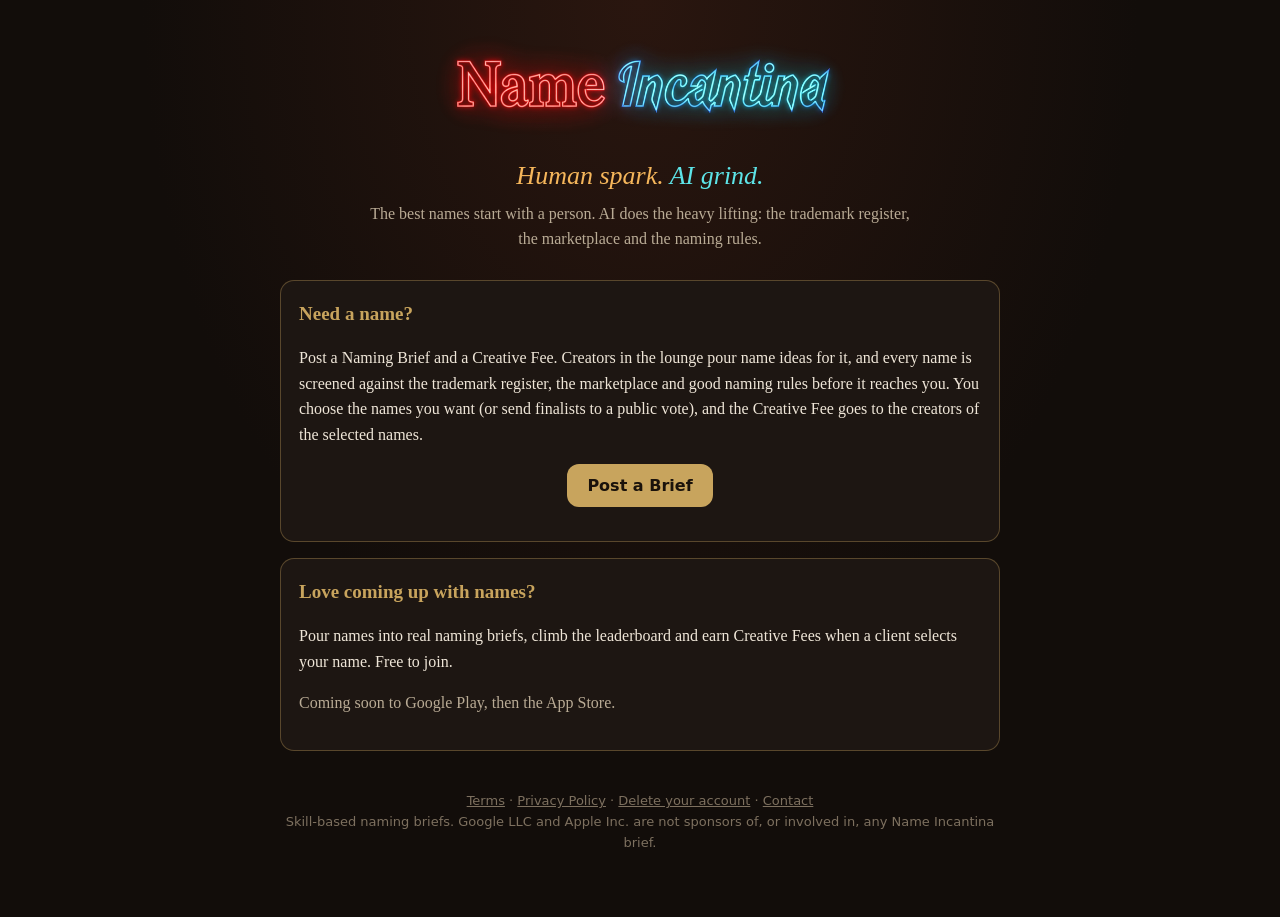
<file: index.html>
<!doctype html>
<html lang="en">
<head>
<meta charset="utf-8">
<meta name="viewport" content="width=device-width, initial-scale=1">
<title>Name Incantina</title>
<meta name="description" content="A brand-naming lounge: creators pour brand names for real naming briefs, every name gets a trademark-aware rating, and the client chooses the names they want.">
<link rel="stylesheet" href="site.css">
</head>
<body>
<main>
  <img class="logo" src="images/logo.png" alt="Name Incantina">
  <p class="tagline"><span class="human">Human spark.</span> <span class="ai">AI grind.</span></p>
  <p class="lead">The best names start with a person. AI does the heavy lifting: the trademark register, the marketplace and the naming rules.</p>

  <div class="card">
    <h2 style="margin-top:0">Need a name?</h2>
    <p>Post a Naming Brief and a Creative Fee. Creators in the lounge pour name ideas for it, and every name is screened against the
      trademark register, the marketplace and good naming rules before it reaches you. You choose the names you want (or send
      finalists to a public vote), and the Creative Fee goes to the creators of the selected names.</p>
    <p class="center"><a class="button" href="host.html">Post a Brief</a></p>
  </div>

  <div class="card">
    <h2 style="margin-top:0">Love coming up with names?</h2>
    <p>Pour names into real naming briefs, climb the leaderboard and earn Creative Fees when a client selects your name. Free to join.</p>
    <p class="muted">Coming soon to Google Play, then the App Store.</p>
  </div>

  <footer>
    <a href="terms.html">Terms</a> · <a href="privacy.html">Privacy Policy</a> · <a href="delete-account.html">Delete your account</a> ·
    <a href="mailto:ross@goalieip.com">Contact</a><br>
    Skill-based naming briefs. Google LLC and Apple Inc. are not sponsors of, or involved in, any Name Incantina brief.
  </footer>
</main>
</body>
</html>
</file>
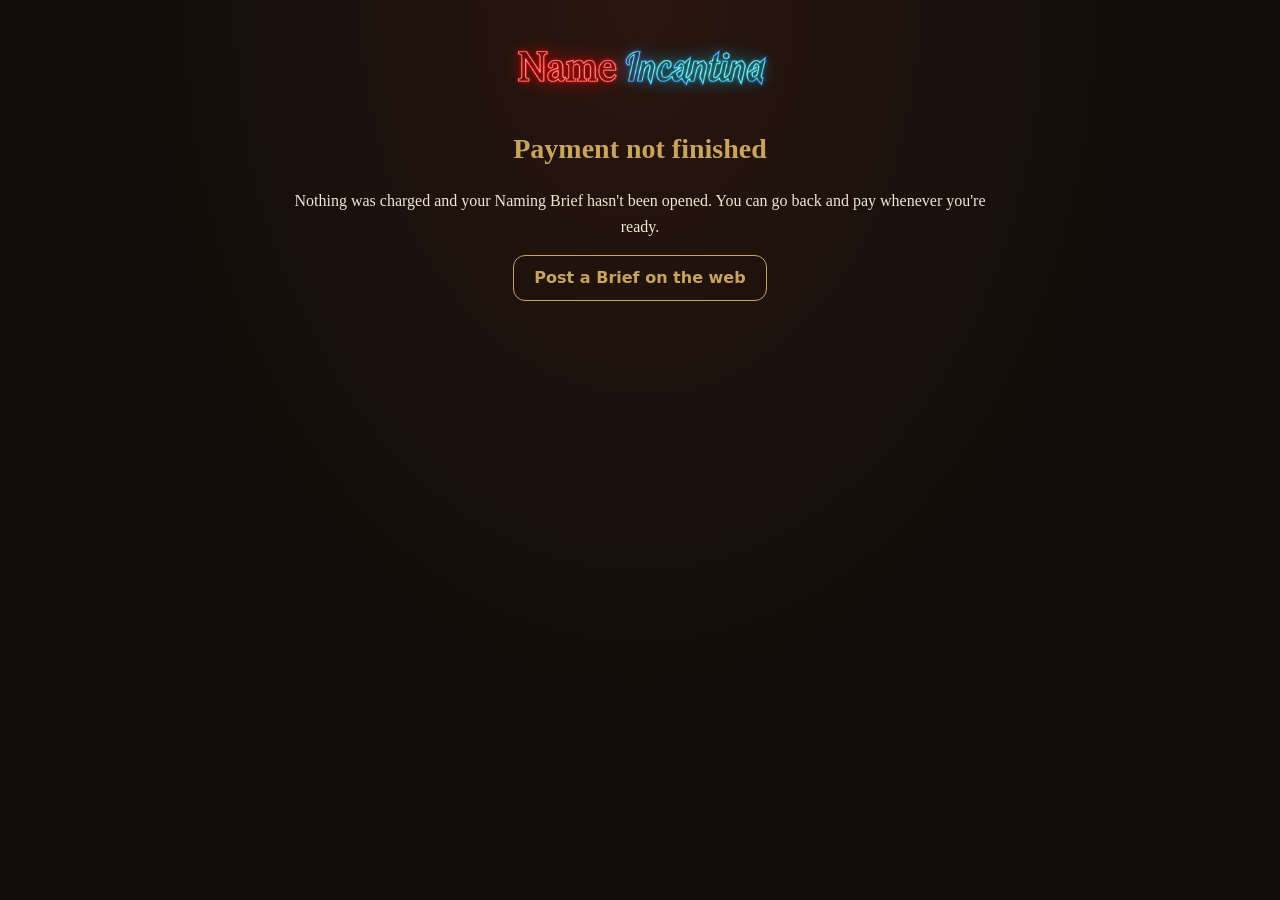
<file: canceled.html>
<!doctype html>
<html lang="en">
<head>
<meta charset="utf-8">
<meta name="viewport" content="width=device-width, initial-scale=1">
<title>Payment not finished · Name Incantina</title>
<link rel="stylesheet" href="site.css">
</head>
<body>
<main class="center">
  <img class="logo" src="images/logo.png" alt="Name Incantina" style="width:min(280px,100%)">
  <h1>Payment not finished</h1>
  <p>Nothing was charged and your Naming Brief hasn't been opened. You can go back and pay whenever you're ready.</p>
  <p id="back" hidden><a class="button" id="backLink" href="#">Back to the app</a></p>
  <p><a class="button ghost" href="host.html">Post a Brief on the web</a></p>
</main>
<script>
const table = new URLSearchParams(location.search).get("table") || "";
const appLink = "nameincantina://checkout?status=canceled&table=" + encodeURIComponent(table);
if (/Android|iPhone|iPad/i.test(navigator.userAgent)) {
  document.getElementById("back").hidden = false;
  document.getElementById("backLink").href = appLink;
  location.href = appLink;
}
</script>
</body>
</html>
</file>
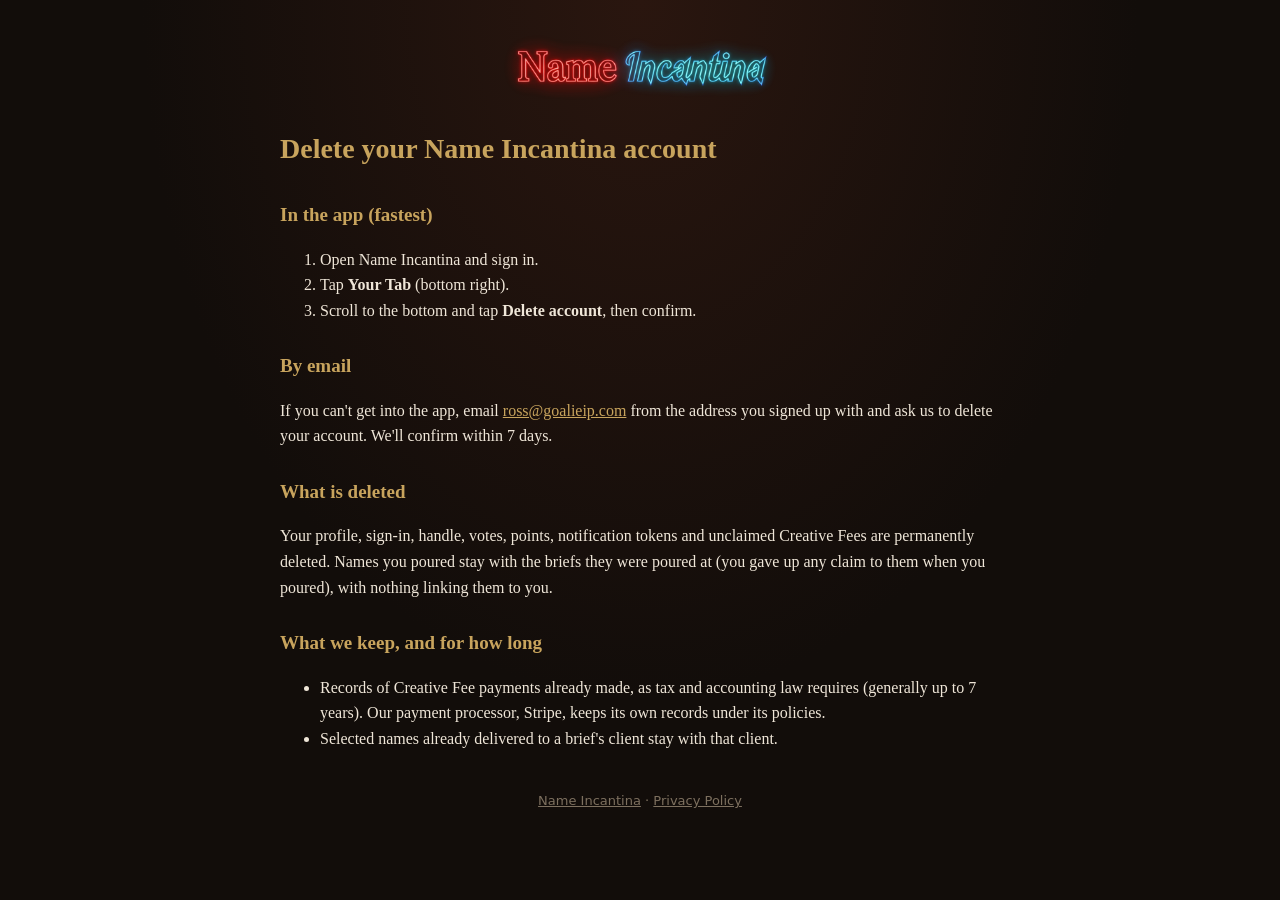
<file: delete-account.html>
<!doctype html>
<html lang="en">
<head>
<meta charset="utf-8">
<meta name="viewport" content="width=device-width, initial-scale=1">
<title>Delete your account · Name Incantina</title>
<link rel="stylesheet" href="site.css">
</head>
<body>
<main>
  <a href="index.html"><img class="logo" src="images/logo.png" alt="Name Incantina" style="width:min(280px,100%)"></a>
  <h1>Delete your Name Incantina account</h1>

  <h2>In the app (fastest)</h2>
  <ol>
    <li>Open Name Incantina and sign in.</li>
    <li>Tap <strong>Your Tab</strong> (bottom right).</li>
    <li>Scroll to the bottom and tap <strong>Delete account</strong>, then confirm.</li>
  </ol>

  <h2>By email</h2>
  <p>If you can't get into the app, email <a href="mailto:ross@goalieip.com?subject=Delete%20my%20Name%20Incantina%20account">ross@goalieip.com</a>
    from the address you signed up with and ask us to delete your account. We'll confirm within 7 days.</p>

  <h2>What is deleted</h2>
  <p>Your profile, sign-in, handle, votes, points, notification tokens and unclaimed Creative Fees are permanently deleted. Names you poured stay with the briefs they were poured at (you gave up any claim to them when you poured), with nothing linking them to you.</p>

  <h2>What we keep, and for how long</h2>
  <ul>
    <li>Records of Creative Fee payments already made, as tax and accounting law requires (generally up to 7 years). Our
      payment processor, Stripe, keeps its own records under its policies.</li>
    <li>Selected names already delivered to a brief's client stay with that client.</li>
  </ul>

  <footer><a href="index.html">Name Incantina</a> · <a href="privacy.html">Privacy Policy</a></footer>
</main>
</body>
</html>
</file>
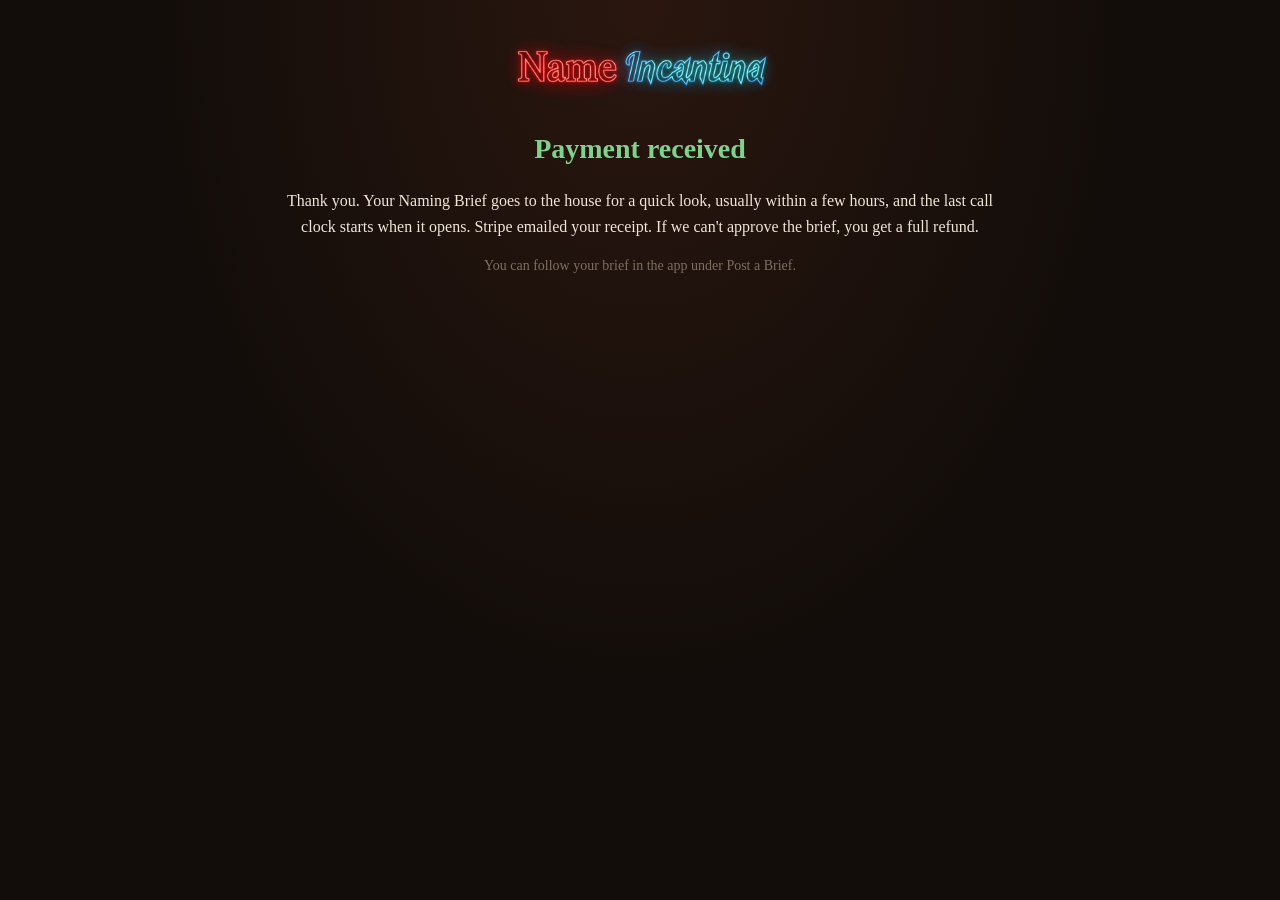
<file: paid.html>
<!doctype html>
<html lang="en">
<head>
<meta charset="utf-8">
<meta name="viewport" content="width=device-width, initial-scale=1">
<title>Payment received · Name Incantina</title>
<link rel="stylesheet" href="site.css">
</head>
<body>
<main class="center">
  <img class="logo" src="images/logo.png" alt="Name Incantina" style="width:min(280px,100%)">
  <h1 class="ok">Payment received</h1>
  <p>Thank you. Your Naming Brief goes to the house for a quick look, usually within a few hours, and the last call clock
    starts when it opens. Stripe emailed your receipt. If we can't approve the brief, you get a full refund.</p>
  <p id="back" hidden><a class="button" id="backLink" href="#">Back to the app</a></p>
  <p class="faint">You can follow your brief in the app under Post a Brief.</p>
</main>
<script>
// Paid from the app: hand control back to it (the app waits for this address).
const table = new URLSearchParams(location.search).get("table") || "";
const appLink = "nameincantina://checkout?status=paid&table=" + encodeURIComponent(table);
if (/Android|iPhone|iPad/i.test(navigator.userAgent)) {
  document.getElementById("back").hidden = false;
  document.getElementById("backLink").href = appLink;
  location.href = appLink;
}
</script>
</body>
</html>
</file>
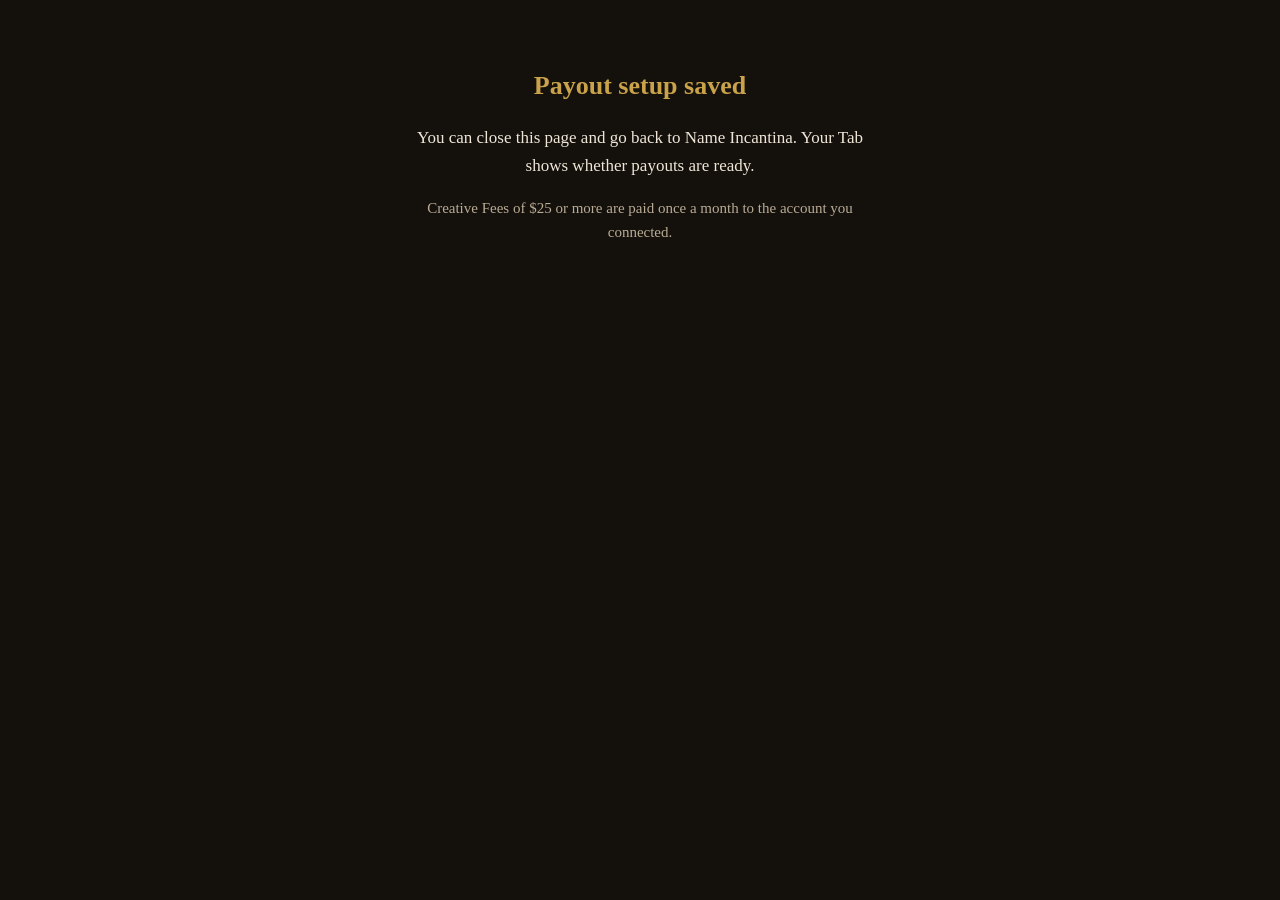
<file: payouts.html>
<!doctype html>
<html lang="en">
<head>
<meta charset="utf-8">
<meta name="viewport" content="width=device-width, initial-scale=1">
<title>Name Incantina Payouts</title>
<style>
  body { background: #14100c; color: #efe6d8; font: 17px/1.6 Georgia, serif; margin: 0; padding: 48px 16px; text-align: center; }
  main { max-width: 480px; margin: 0 auto; }
  h1 { color: #c9a24a; font-size: 26px; }
  p { color: #efe6d8; }
  .muted { color: #b9ab95; font-size: 15px; }
</style>
</head>
<body>
<main>
<h1 id="t">Payout setup saved</h1>
<p id="m">You can close this page and go back to Name Incantina. Your Tab shows whether payouts are ready.</p>
<p class="muted">Creative Fees of $25 or more are paid once a month to the account you connected.</p>
</main>
<script>
  if (new URLSearchParams(location.search).get("again")) {
    document.getElementById("t").textContent = "Let's try that again";
    document.getElementById("m").textContent = "The setup link expired. Go back to Name Incantina and tap Set up payouts again.";
  }
</script>
</body>
</html>
</file>
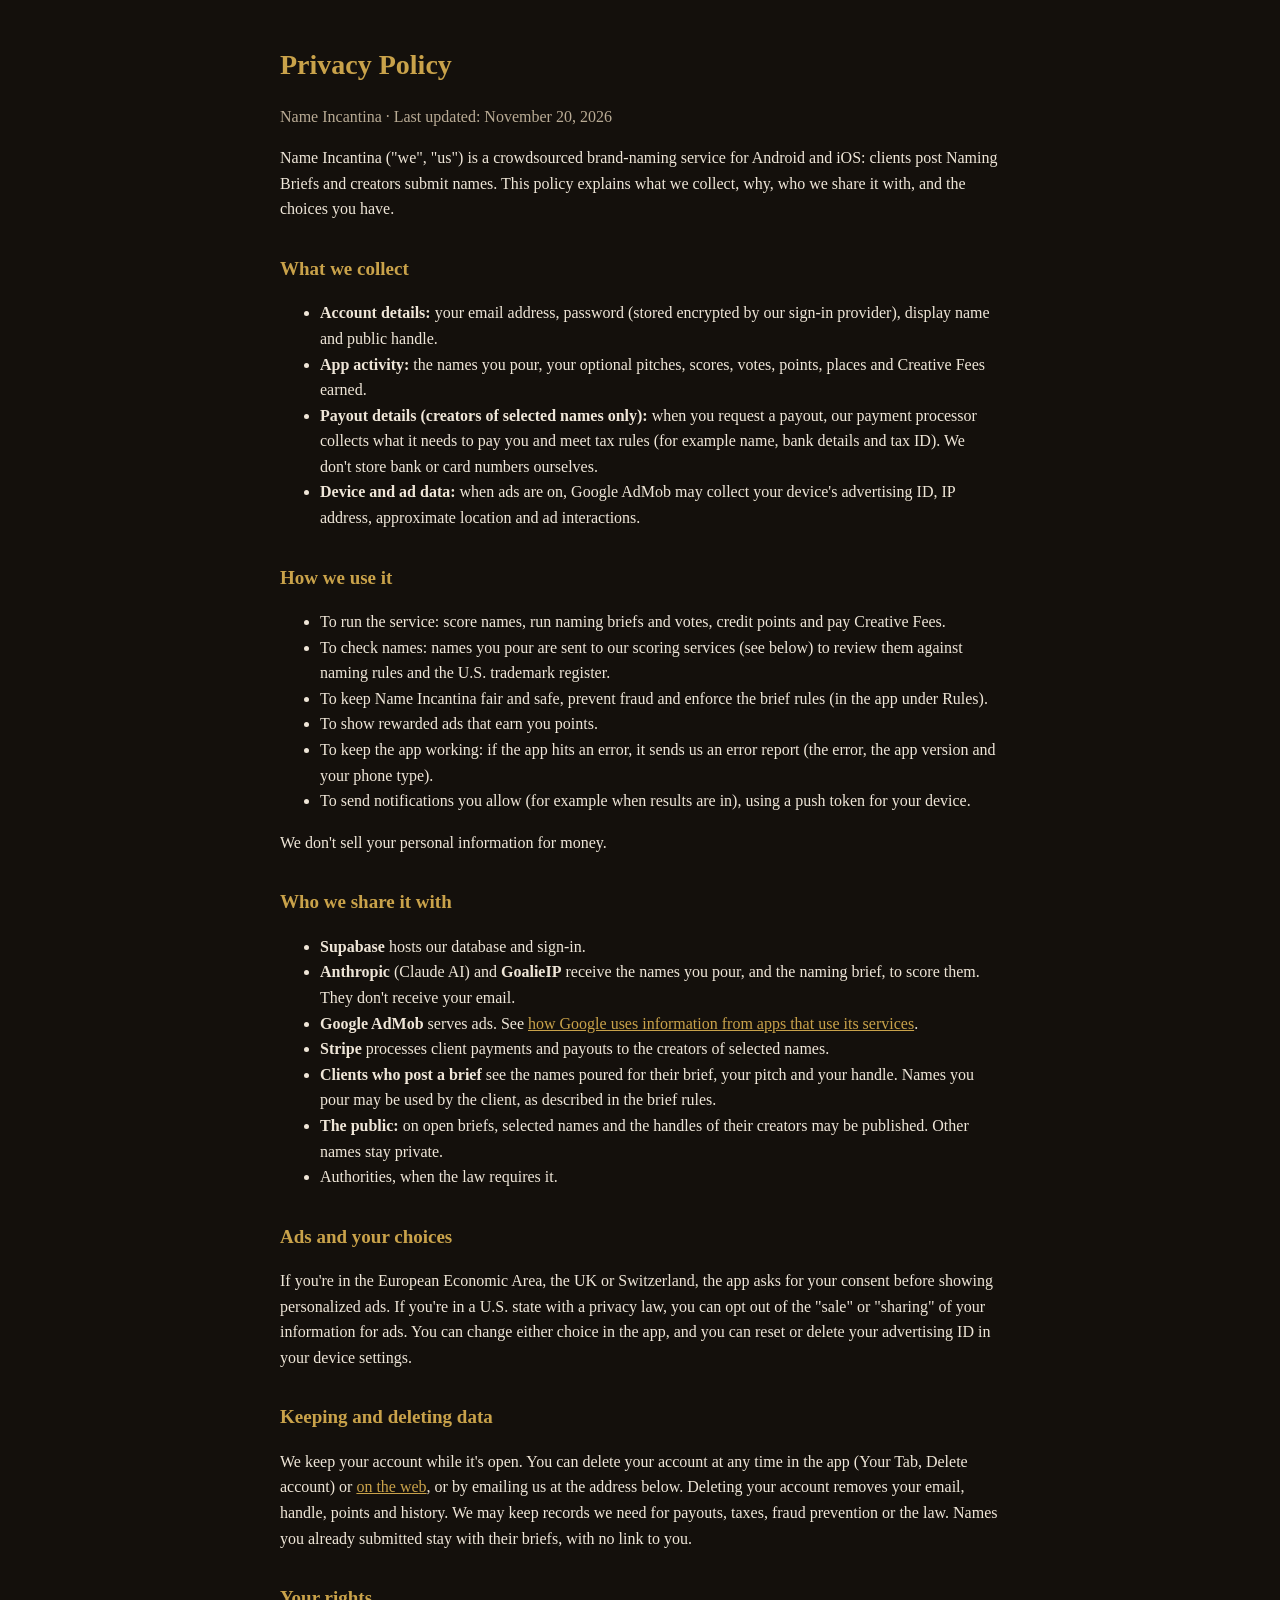
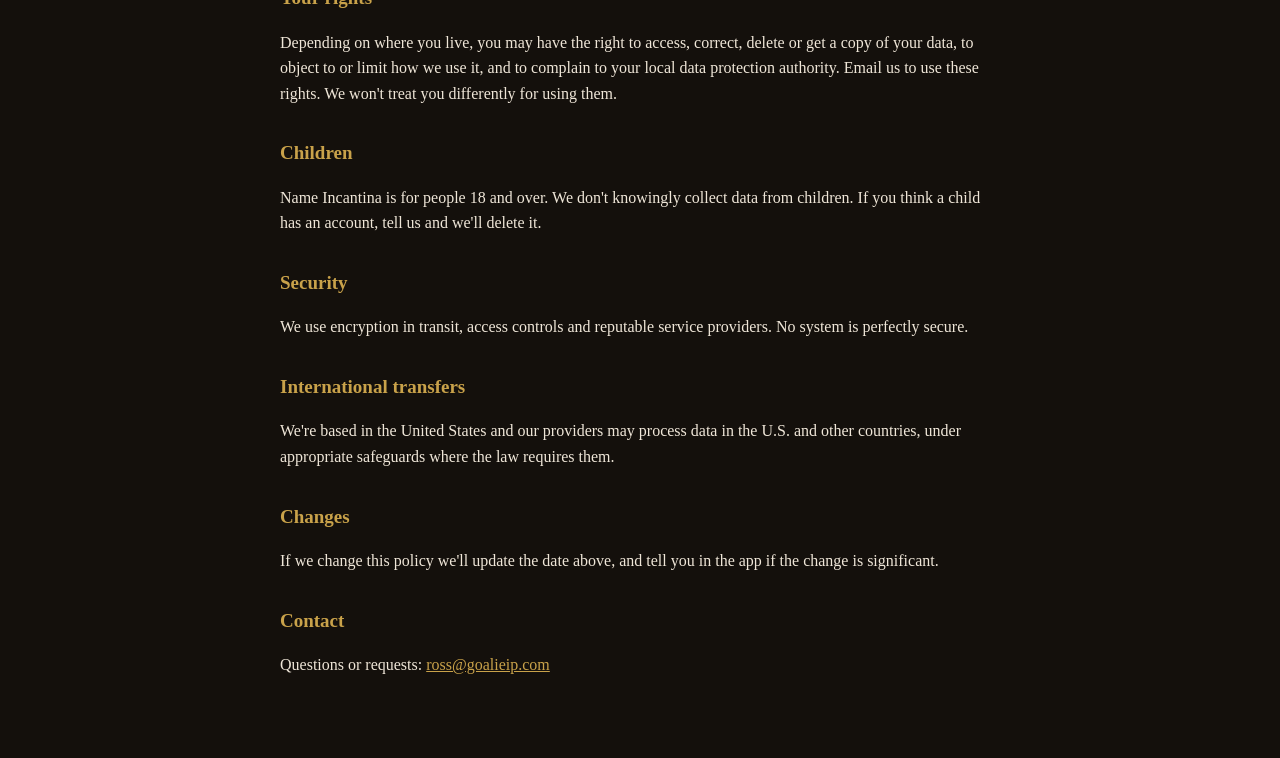
<file: privacy.html>
<!doctype html>
<html lang="en">
<head>
<meta charset="utf-8">
<meta name="viewport" content="width=device-width, initial-scale=1">
<title>Name Incantina Privacy Policy</title>
<style>
  :root { --bg: #14100c; --fg: #efe6d8; --muted: #b9ab95; --accent: #c9a24a; }
  body { background: var(--bg); color: var(--fg); font: 16px/1.6 Georgia, serif; margin: 0; padding: 24px 16px 64px; }
  main { max-width: 720px; margin: 0 auto; }
  h1 { color: var(--accent); font-size: 28px; margin-bottom: 4px; }
  h2 { color: var(--accent); font-size: 19px; margin-top: 32px; }
  p, li { color: var(--fg); }
  .muted { color: var(--muted); }
  a { color: var(--accent); }
</style>
</head>
<body>
<main>
<h1>Privacy Policy</h1>
<p class="muted">Name Incantina · Last updated: November 20, 2026</p>

<p>Name Incantina ("we", "us") is a crowdsourced brand-naming service for Android and iOS: clients post Naming Briefs and creators submit names. This policy explains what we collect, why, who we share it with, and the choices you have.</p>

<h2>What we collect</h2>
<ul>
  <li><strong>Account details:</strong> your email address, password (stored encrypted by our sign-in provider), display name and public handle.</li>
  <li><strong>App activity:</strong> the names you pour, your optional pitches, scores, votes, points, places and Creative Fees earned.</li>
  <li><strong>Payout details (creators of selected names only):</strong> when you request a payout, our payment processor collects what it needs to pay you and meet tax rules (for example name, bank details and tax ID). We don't store bank or card numbers ourselves.</li>
  <li><strong>Device and ad data:</strong> when ads are on, Google AdMob may collect your device's advertising ID, IP address, approximate location and ad interactions.</li>
</ul>

<h2>How we use it</h2>
<ul>
  <li>To run the service: score names, run naming briefs and votes, credit points and pay Creative Fees.</li>
  <li>To check names: names you pour are sent to our scoring services (see below) to review them against naming rules and the U.S. trademark register.</li>
  <li>To keep Name Incantina fair and safe, prevent fraud and enforce the brief rules (in the app under Rules).</li>
  <li>To show rewarded ads that earn you points.</li>
  <li>To keep the app working: if the app hits an error, it sends us an error report (the error, the app version and your phone type).</li>
  <li>To send notifications you allow (for example when results are in), using a push token for your device.</li>
</ul>
<p>We don't sell your personal information for money.</p>

<h2>Who we share it with</h2>
<ul>
  <li><strong>Supabase</strong> hosts our database and sign-in.</li>
  <li><strong>Anthropic</strong> (Claude AI) and <strong>GoalieIP</strong> receive the names you pour, and the naming brief, to score them. They don't receive your email.</li>
  <li><strong>Google AdMob</strong> serves ads. See <a href="https://policies.google.com/technologies/partner-sites">how Google uses information from apps that use its services</a>.</li>
  <li><strong>Stripe</strong> processes client payments and payouts to the creators of selected names.</li>
  <li><strong>Clients who post a brief</strong> see the names poured for their brief, your pitch and your handle. Names you pour may be used by the client, as described in the brief rules.</li>
  <li><strong>The public:</strong> on open briefs, selected names and the handles of their creators may be published. Other names stay private.</li>
  <li>Authorities, when the law requires it.</li>
</ul>

<h2>Ads and your choices</h2>
<p>If you're in the European Economic Area, the UK or Switzerland, the app asks for your consent before showing personalized ads. If you're in a U.S. state with a privacy law, you can opt out of the "sale" or "sharing" of your information for ads. You can change either choice in the app, and you can reset or delete your advertising ID in your device settings.</p>

<h2>Keeping and deleting data</h2>
<p>We keep your account while it's open. You can delete your account at any time in the app (Your Tab, Delete account) or <a href="https://nameincantina.com/delete-account.html">on the web</a>, or by emailing us at the address below. Deleting your account removes your email, handle, points and history. We may keep records we need for payouts, taxes, fraud prevention or the law. Names you already submitted stay with their briefs, with no link to you.</p>

<h2>Your rights</h2>
<p>Depending on where you live, you may have the right to access, correct, delete or get a copy of your data, to object to or limit how we use it, and to complain to your local data protection authority. Email us to use these rights. We won't treat you differently for using them.</p>

<h2>Children</h2>
<p>Name Incantina is for people 18 and over. We don't knowingly collect data from children. If you think a child has an account, tell us and we'll delete it.</p>

<h2>Security</h2>
<p>We use encryption in transit, access controls and reputable service providers. No system is perfectly secure.</p>

<h2>International transfers</h2>
<p>We're based in the United States and our providers may process data in the U.S. and other countries, under appropriate safeguards where the law requires them.</p>

<h2>Changes</h2>
<p>If we change this policy we'll update the date above, and tell you in the app if the change is significant.</p>

<h2 id="contact">Contact</h2>
<p>Questions or requests: <a href="mailto:ross@goalieip.com">ross@goalieip.com</a></p>
</main>
</body>
</html>
</file>
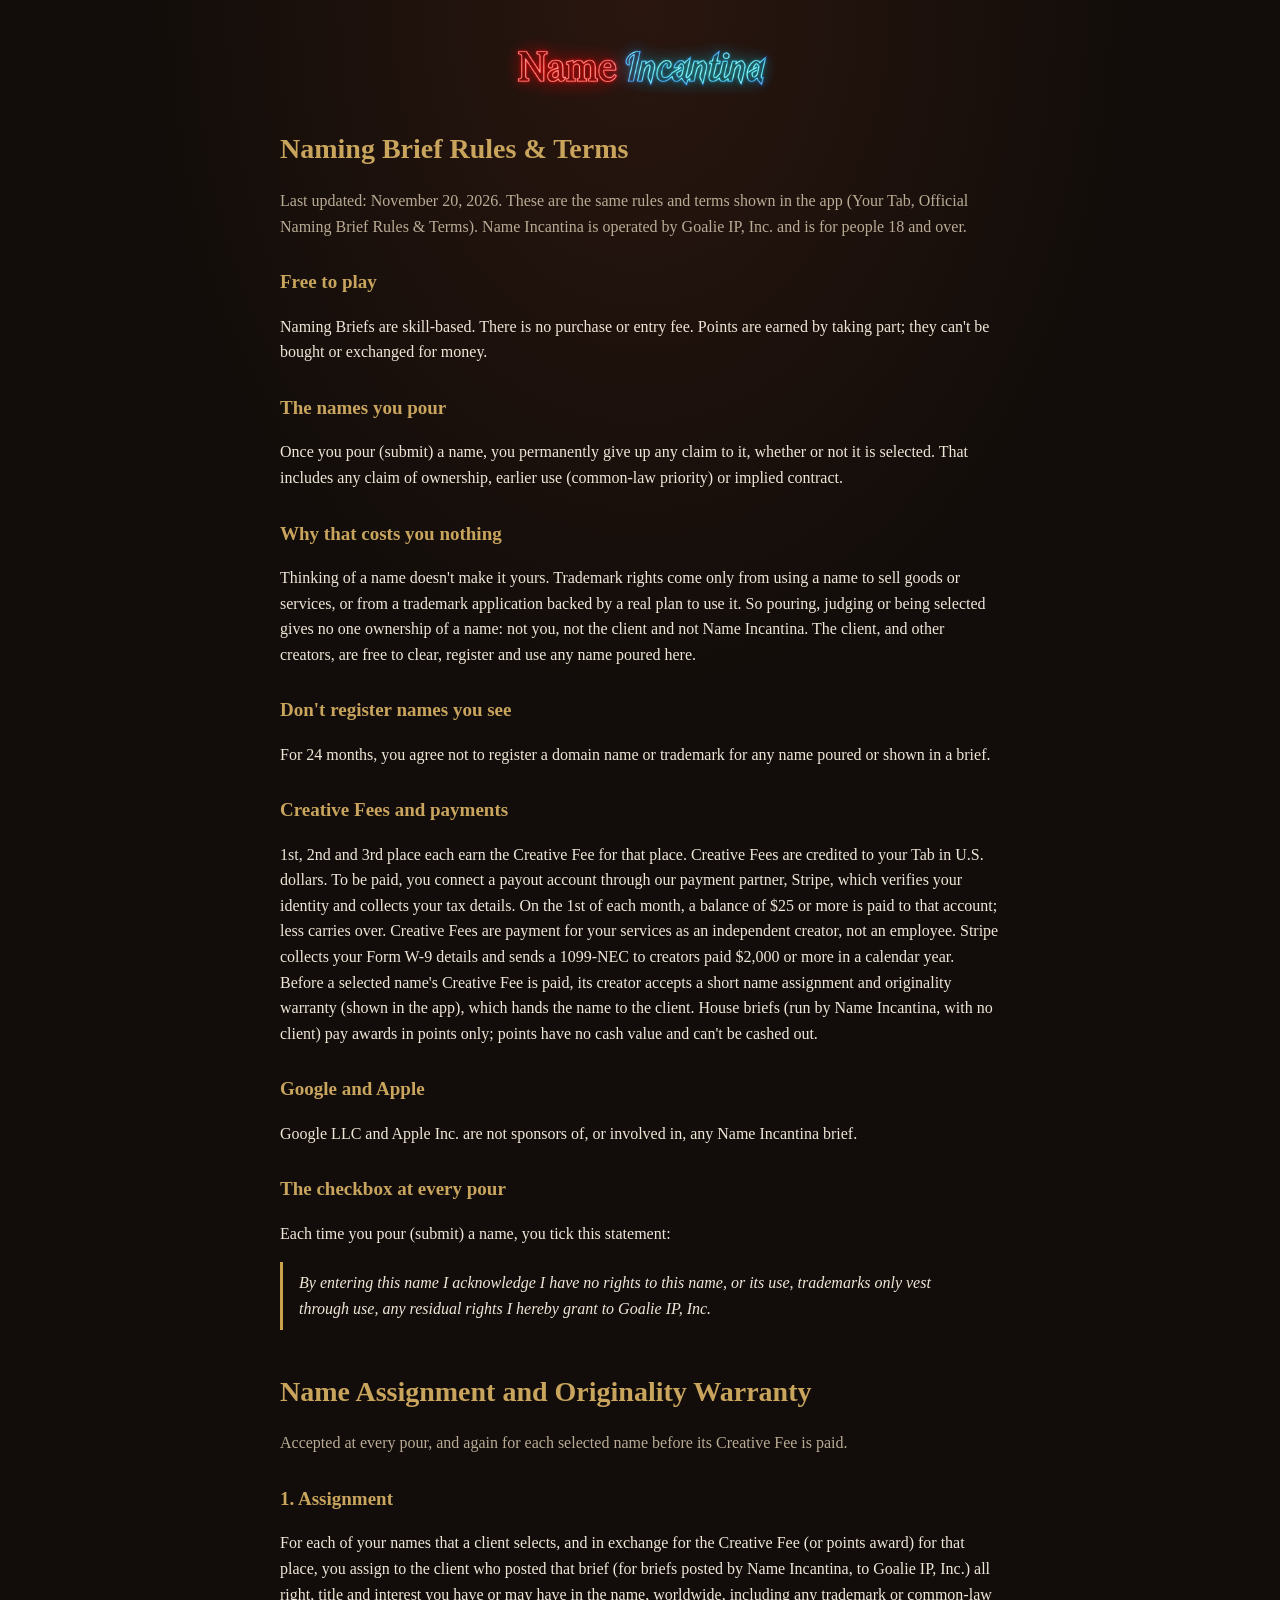
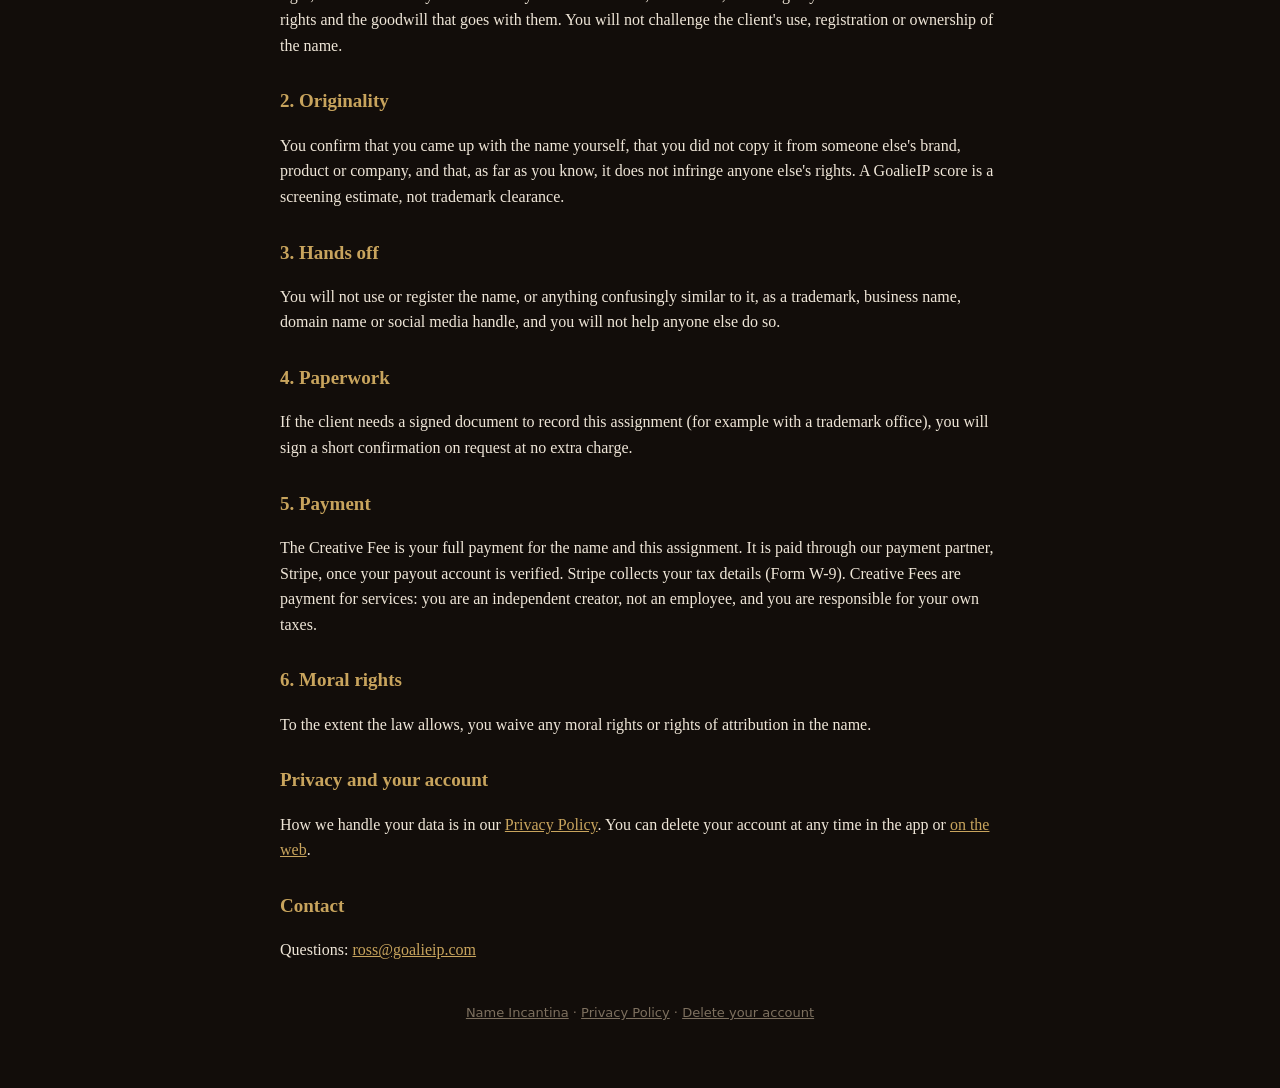
<file: terms.html>
<!doctype html>
<html lang="en">
<head>
<meta charset="utf-8">
<meta name="viewport" content="width=device-width, initial-scale=1">
<title>Terms · Name Incantina</title>
<link rel="stylesheet" href="site.css">
</head>
<body>
<main>
  <a href="index.html"><img class="logo" src="images/logo.png" alt="Name Incantina" style="width:min(280px,100%)"></a>
  <h1>Naming Brief Rules &amp; Terms</h1>
  <p class="muted">Last updated: November 20, 2026. These are the same rules and terms shown in the app (Your Tab, Official Naming Brief Rules &amp; Terms). Name Incantina is operated by Goalie IP, Inc. and is for people 18 and over.</p>

  <h2>Free to play</h2>
  <p>Naming Briefs are skill-based. There is no purchase or entry fee. Points are earned by taking part; they can't be bought or exchanged for money.</p>

  <h2>The names you pour</h2>
  <p>Once you pour (submit) a name, you permanently give up any claim to it, whether or not it is selected. That includes any claim of ownership, earlier use (common-law priority) or implied contract.</p>

  <h2>Why that costs you nothing</h2>
  <p>Thinking of a name doesn't make it yours. Trademark rights come only from using a name to sell goods or services, or from a trademark application backed by a real plan to use it. So pouring, judging or being selected gives no one ownership of a name: not you, not the client and not Name Incantina. The client, and other creators, are free to clear, register and use any name poured here.</p>

  <h2>Don't register names you see</h2>
  <p>For 24 months, you agree not to register a domain name or trademark for any name poured or shown in a brief.</p>

  <h2>Creative Fees and payments</h2>
  <p>1st, 2nd and 3rd place each earn the Creative Fee for that place. Creative Fees are credited to your Tab in U.S. dollars. To be paid, you connect a payout account through our payment partner, Stripe, which verifies your identity and collects your tax details. On the 1st of each month, a balance of $25 or more is paid to that account; less carries over. Creative Fees are payment for your services as an independent creator, not an employee. Stripe collects your Form W-9 details and sends a 1099-NEC to creators paid $2,000 or more in a calendar year. Before a selected name's Creative Fee is paid, its creator accepts a short name assignment and originality warranty (shown in the app), which hands the name to the client. House briefs (run by Name Incantina, with no client) pay awards in points only; points have no cash value and can't be cashed out.</p>

  <h2>Google and Apple</h2>
  <p>Google LLC and Apple Inc. are not sponsors of, or involved in, any Name Incantina brief.</p>

  <h2>The checkbox at every pour</h2>
  <p>Each time you pour (submit) a name, you tick this statement:</p>
  <blockquote>By entering this name I acknowledge I have no rights to this name, or its use, trademarks only vest through use, any residual rights I hereby grant to Goalie IP, Inc.</blockquote>

  <h1 style="margin-top:40px">Name Assignment and Originality Warranty</h1>
  <p class="muted">Accepted at every pour, and again for each selected name before its Creative Fee is paid.</p>
  <h2>1. Assignment</h2>
  <p>For each of your names that a client selects, and in exchange for the Creative Fee (or points award) for that place, you assign to the client who posted that brief (for briefs posted by Name Incantina, to Goalie IP, Inc.) all right, title and interest you have or may have in the name, worldwide, including any trademark or common-law rights and the goodwill that goes with them. You will not challenge the client's use, registration or ownership of the name.</p>

  <h2>2. Originality</h2>
  <p>You confirm that you came up with the name yourself, that you did not copy it from someone else's brand, product or company, and that, as far as you know, it does not infringe anyone else's rights. A GoalieIP score is a screening estimate, not trademark clearance.</p>

  <h2>3. Hands off</h2>
  <p>You will not use or register the name, or anything confusingly similar to it, as a trademark, business name, domain name or social media handle, and you will not help anyone else do so.</p>

  <h2>4. Paperwork</h2>
  <p>If the client needs a signed document to record this assignment (for example with a trademark office), you will sign a short confirmation on request at no extra charge.</p>

  <h2>5. Payment</h2>
  <p>The Creative Fee is your full payment for the name and this assignment. It is paid through our payment partner, Stripe, once your payout account is verified. Stripe collects your tax details (Form W-9). Creative Fees are payment for services: you are an independent creator, not an employee, and you are responsible for your own taxes.</p>

  <h2>6. Moral rights</h2>
  <p>To the extent the law allows, you waive any moral rights or rights of attribution in the name.</p>

  <h2>Privacy and your account</h2>
  <p>How we handle your data is in our <a href="privacy.html">Privacy Policy</a>. You can delete your account at any time in the app or <a href="delete-account.html">on the web</a>.</p>

  <h2>Contact</h2>
  <p>Questions: <a href="mailto:ross@goalieip.com">ross@goalieip.com</a></p>

  <footer><a href="index.html">Name Incantina</a> · <a href="privacy.html">Privacy Policy</a> · <a href="delete-account.html">Delete your account</a></footer>
</main>
</body>
</html>
</file>
<file: site.css>
:root {
  --bg: #120d0a;
  --card: #1d1612;
  --fg: #efe6d8;
  --muted: #b9ab95;
  --faint: #7d705f;
  --brass: #c8a45d;
  --amber: #f5b65b;
  --cyan: #5de4e8;
  --good: #7fd18b;
  --bad: #ef7a6b;
}
* { box-sizing: border-box; }
body {
  background: radial-gradient(ellipse at top, #2a160f 0%, var(--bg) 55%) fixed, var(--bg);
  color: var(--fg);
  font: 16px/1.6 Georgia, "Times New Roman", serif;
  margin: 0;
  padding: 24px 16px 64px;
}
main { max-width: 720px; margin: 0 auto; }
a { color: var(--brass); }
.logo { display: block; width: min(420px, 100%); margin: 8px auto 0; }
.tagline { text-align: center; font-style: italic; font-size: 26px; margin: 16px 0 4px; }
.human { color: var(--amber); }
.ai { color: var(--cyan); }
.lead { text-align: center; color: var(--muted); max-width: 560px; margin: 0 auto 28px; }
h1 { color: var(--brass); font-size: 28px; margin: 24px 0 4px; }
h2 { color: var(--brass); font-size: 19px; margin-top: 28px; }
.muted { color: var(--muted); }
.faint { color: var(--faint); font-size: 14px; }
.card {
  background: var(--card);
  border: 1px solid rgba(200, 164, 93, 0.35);
  border-radius: 14px;
  padding: 18px;
  margin: 16px 0;
}
.button {
  display: inline-block;
  background: var(--brass);
  color: #1a120b;
  border: 0;
  border-radius: 12px;
  padding: 12px 20px;
  font: 600 16px/1.2 system-ui, sans-serif;
  text-decoration: none;
  cursor: pointer;
}
.button:disabled { opacity: 0.5; cursor: default; }
.button.ghost { background: transparent; color: var(--brass); border: 1px solid var(--brass); }
.center { text-align: center; }
label { display: block; font: 600 14px/1.4 system-ui, sans-serif; color: var(--muted); margin: 14px 0 6px; }
input, textarea, select {
  width: 100%;
  background: rgba(0, 0, 0, 0.35);
  color: var(--fg);
  border: 1px solid rgba(200, 164, 93, 0.35);
  border-radius: 10px;
  padding: 10px 12px;
  font: 15px/1.4 system-ui, sans-serif;
}
textarea { min-height: 90px; resize: vertical; }
.row { display: flex; gap: 10px; flex-wrap: wrap; }
.row > * { flex: 1 1 120px; }
.choices { display: flex; gap: 8px; flex-wrap: wrap; }
.choices label {
  margin: 0;
  border: 1px solid rgba(200, 164, 93, 0.35);
  border-radius: 10px;
  padding: 8px 12px;
  cursor: pointer;
  color: var(--fg);
  font-weight: 500;
}
.choices input { display: none; }
.choices label:has(input:checked) { background: rgba(200, 164, 93, 0.25); border-color: var(--brass); }
.level { display: block; text-align: left; }
.level small { display: block; color: var(--muted); font-weight: 400; }
.totals { display: flex; justify-content: space-between; font: 15px/1.8 system-ui, sans-serif; }
.totals.strong { font-weight: 700; color: var(--amber); border-top: 1px solid rgba(200, 164, 93, 0.35); margin-top: 6px; padding-top: 6px; }
.notice li { color: var(--muted); font-size: 14px; }
.check { display: flex; gap: 10px; align-items: flex-start; font-weight: 400; color: var(--fg); }
.check input { width: auto; margin-top: 4px; }
.error { color: var(--bad); font: 14px/1.4 system-ui, sans-serif; }
.ok { color: var(--good); }
footer { text-align: center; margin-top: 40px; font: 13px/1.6 system-ui, sans-serif; color: var(--faint); }
footer a { color: var(--faint); }

blockquote { margin: 12px 0; padding: 8px 16px; border-left: 3px solid var(--accent, #c9a24a); font-style: italic; }
</file>
